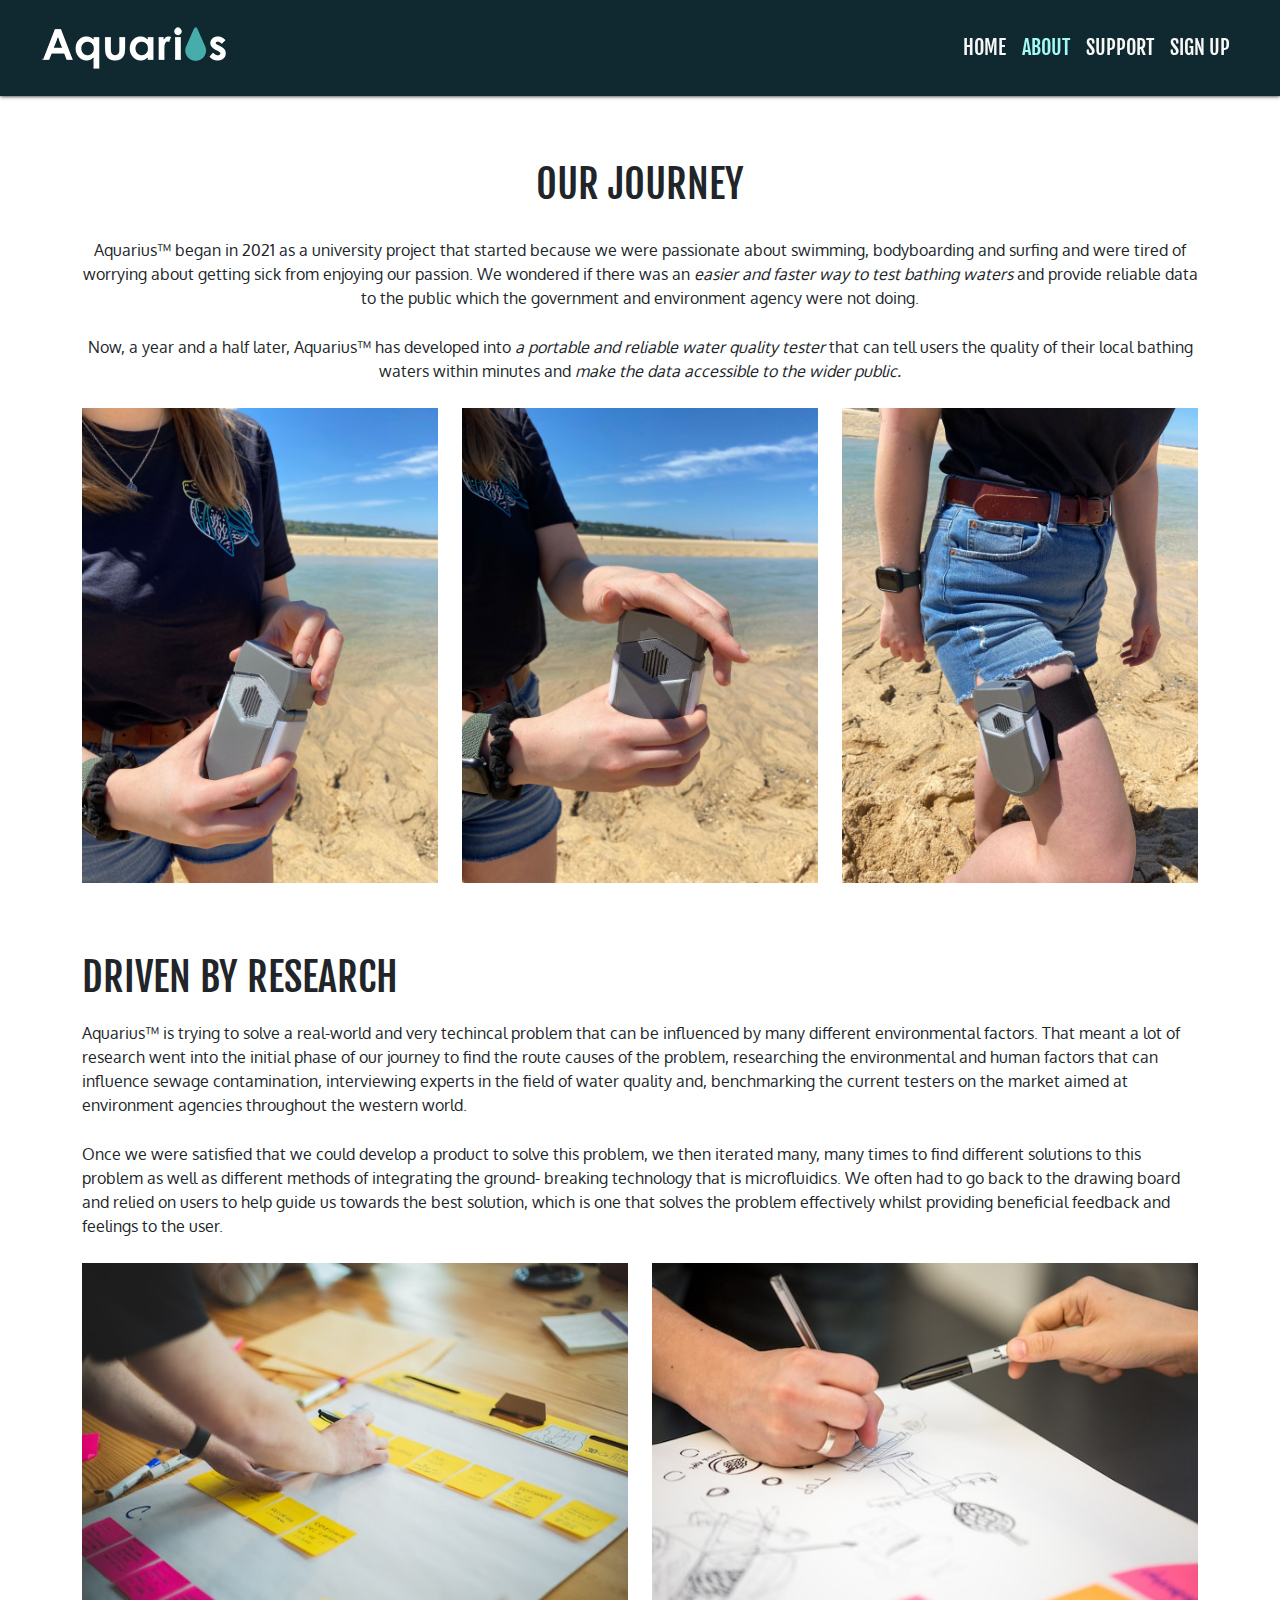
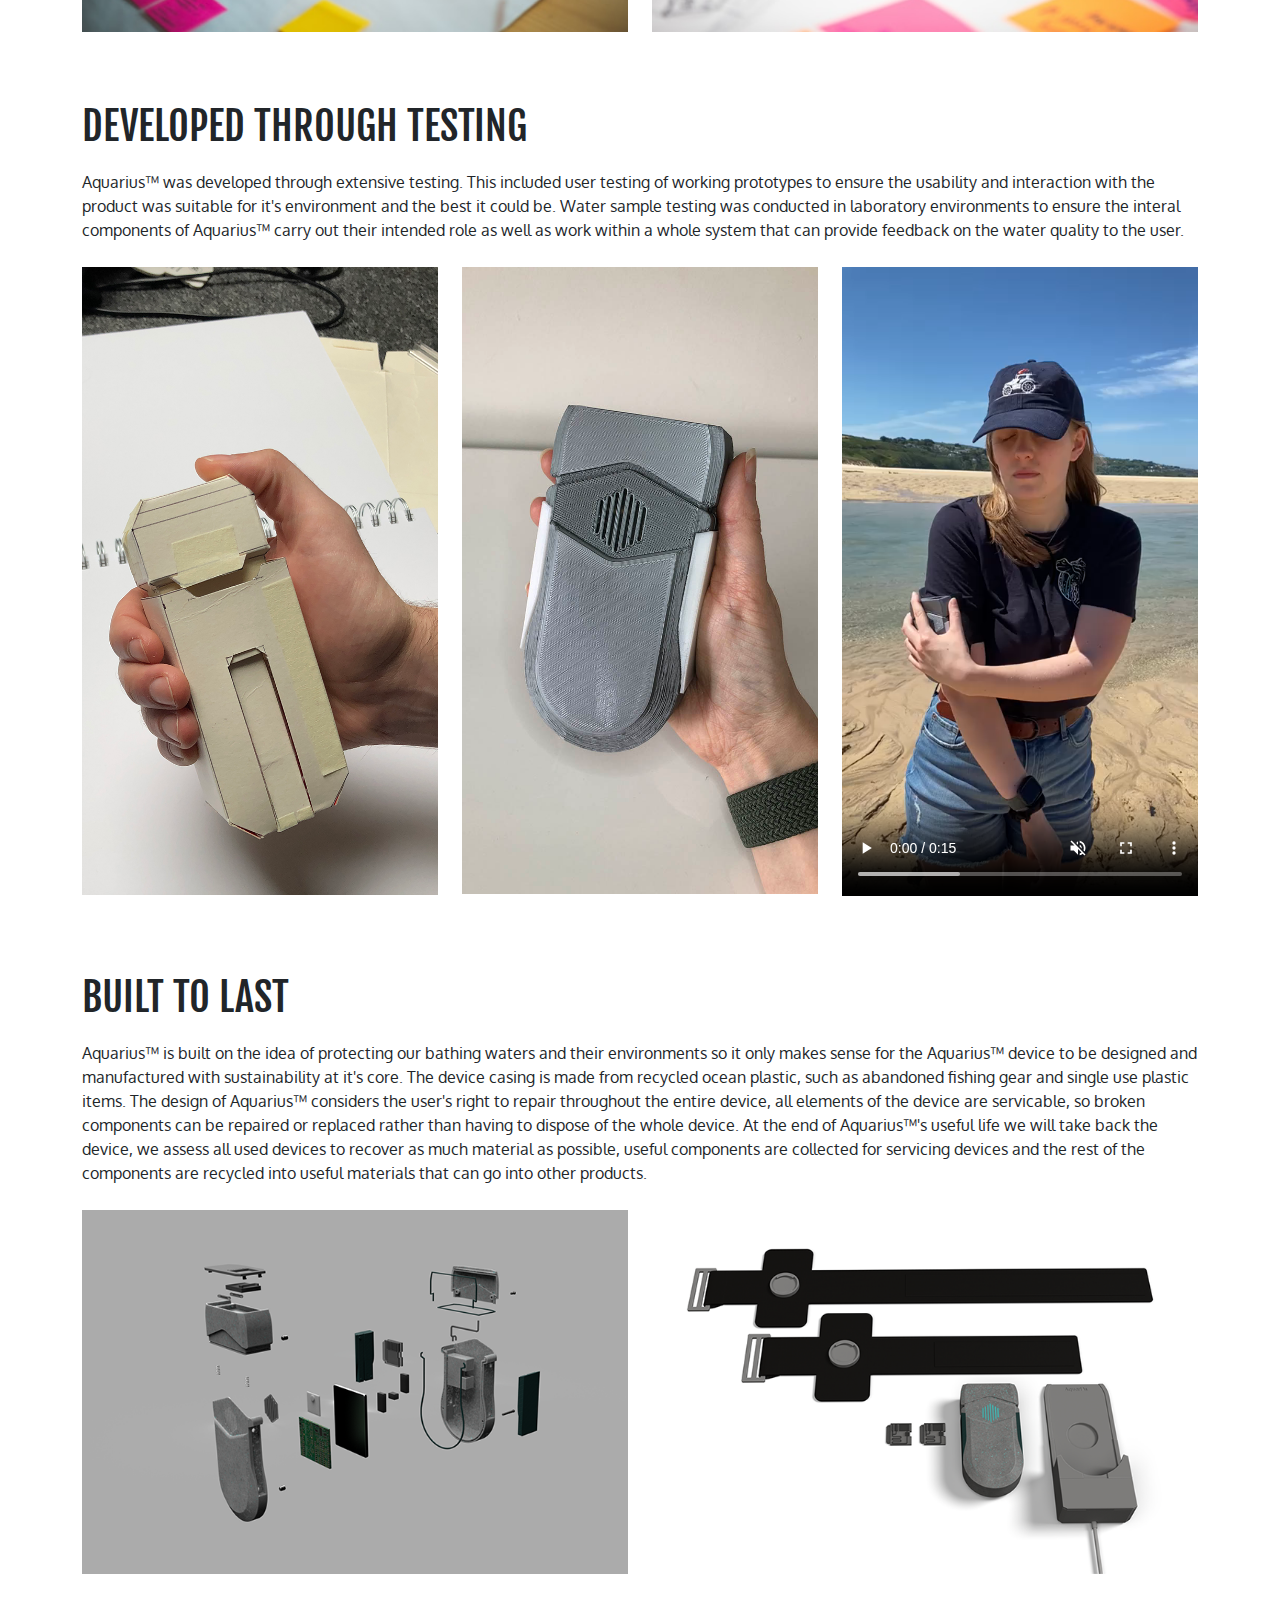
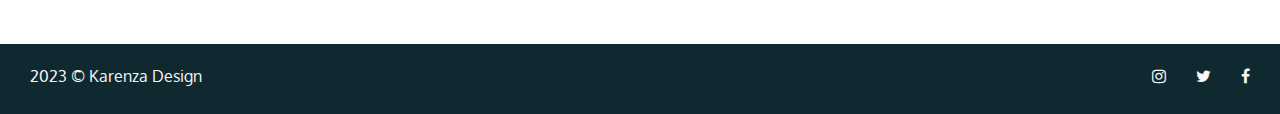
<file: about.html>
<!DOCTYPE html>
<html lang="en">
<head>
    <meta charset="UTF-8">
    <meta http-equiv="X-UA-Compatible" content="IE=edge">
    <meta name="viewport" content="width=device-width, initial-scale=1.0">
    <meta name="description" content="Aquarius began in 2021 as a university project, started because we were passionate about watersports and tired of worrying about getting sick from enjoying our passion.">
    <link rel="stylesheet" href="https://cdn.jsdelivr.net/npm/bootstrap@5.3.0-alpha1/dist/css/bootstrap.min.css">
    <link rel="stylesheet" href="https://cdnjs.cloudflare.com/ajax/libs/font-awesome/4.7.0/css/font-awesome.min.css">
    <link rel="stylesheet" href="assets/css/style.css" type="text/css">
    <script src="https://cdn.jsdelivr.net/npm/bootstrap@5.2.3/dist/js/bootstrap.min.js" integrity="sha384-cuYeSxntonz0PPNlHhBs68uyIAVpIIOZZ5JqeqvYYIcEL727kskC66kF92t6Xl2V" crossorigin="anonymous"></script>
    <title>Aquarius</title>
    <link rel="icon" type="image/png" href="assets/img/favicon.png">
</head>
<body>
    <section>
        <!-- navbar, following code sourced from: https://bootstrap-menu.com/detail-fixed-onscroll.html?fbclid=IwAR3Hoo45FodP7x-jv1Rt9Cl6LSx2J2AKoAXP1qmmECSU2XaOZ35r7C97e4A -->
        <nav id="navbar_top" class="navbar navbar-expand-md fixed-top navbar-subpage">
            <div class="container-fluid">
                <a class="navbar-brand" href="index.html">
                    <img class="logo" src="assets/img/logo_white.png" alt="Aquarius Logo">
                </a>
                <button class="navbar-toggler" type="button" data-bs-toggle="collapse" data-bs-target="#main-nav">
                    <span><i class="fa fa-bars"></i></span>
                </button>
                <div class="collapse navbar-collapse" id="main-nav">
                    <ul class="navbar-nav ms-auto">
                        <li class="nav-item"><a class="nav-link" href="index.html">HOME</a></li>
                        <li class="nav-item"><a class="nav-link active" href="about.html">ABOUT</a></li>
                        <li class="nav-item"><a class="nav-link" href="support.html">SUPPORT</a></li>
                        <li class="nav-item"><a class="nav-link" href="signup.html">SIGN UP</a></li>
                    </ul>
                </div>
            </div>
        </nav>
        <!-- end of externally sourced code -->
    </section>
    <div class="page-content">
        <!-- header -->
        <section>
            <div class="container">
                <div class="row our-journey">
                    <h1>Our Journey</h1>
                    <p>Aquarius™ began in 2021 as a university project that started because we were passionate about swimming,
                        bodyboarding and surfing and were tired of worrying about getting sick from enjoying our passion. We wondered
                        if there was an <i>easier and faster way to test bathing waters</i> and provide reliable data to the public which
                        the government and environment agency were not doing.</p>
                    <p>Now, a year and a half later, Aquarius™ has developed into <i>a portable and reliable water quality tester</i> that
                        can tell users the quality of their local bathing waters within minutes and <i>make the data accessible to the
                        wider public.</i></p>
                </div>
                <div class="row">
                    <div class="col-md-4 about-header">
                        <img class="img-width-100" src="assets/img/testing_1.jpg" alt="Testing Aquarius prototype at the beach">
                    </div>
                    <div class="col-md-4 about-header">
                        <img class="img-width-100" src="assets/img/testing_2.jpg" alt="Testing Aquarius prototype at the beach">
                    </div>
                    <div class="col-md-4 about-header">
                        <img class="img-width-100" src="assets/img/testing_3.jpg" alt="Testing Aquarius prototype leg strap">
                    </div>
                </div>
            </div>
        </section>
        <!-- page contents -->
        <section>
            <div class="container journey-text">
                <div class="row content-ext-25">
                    <h1>Driven by Research</h1>
                    <p>Aquarius™ is trying to solve a real-world and very techincal problem that can be influenced by many different
                        environmental factors. That meant a lot of research went into the initial phase of our journey to find the
                        route causes of the problem, researching the environmental and human factors that can influence
                        sewage contamination, interviewing experts in the field of water quality and, benchmarking the current
                        testers on the market aimed at environment agencies throughout the western world.</p>
                    <p>Once we were satisfied that we could develop a product to solve this problem, we then iterated many, many
                        times to find different solutions to this problem as well as different methods of integrating the ground-
                        breaking technology that is microfluidics. We often had to go back to the drawing board and relied on
                        users to help guide us towards the best solution, which is one that solves the problem effectively whilst
                        providing beneficial feedback and feelings to the user.</p>
                </div>
                <div class="row">
                    <div class="col-md-6">
                        <img class="img-width-100" src="assets/img/research.jpg" alt="Person arranging post-it notes on clipboard">
                    </div>
                    <div class="col-md-6 about-ext">
                        <img class="img-width-100 img-height-100" src="assets/img/research_1.jpg" alt="Person sketching whilst another points at sketch">
                    </div>
                </div>
                <div class="row journey-text">
                    <h1>Developed through Testing</h1>
                    <p>Aquarius™ was developed through extensive testing. This included user testing of working prototypes to ensure
                        the usability and interaction with the product was suitable for it's environment and the best it could be.
                        Water sample testing was conducted in laboratory environments to ensure the interal components of Aquarius™
                        carry out their intended role as well as work within a whole system that can provide feedback on the water
                        quality to the user.</p>
                </div>
                <div class="row">
                    <div class="col-md-4">
                        <div class="row">
                            <img src="assets/img/testing_4.png" alt="Card model being tested in hand">
                        </div>
                    </div>
                    <div class="col-md-4 about-ext">
                        <div class="row">
                            <img src="assets/img/testing_5.jpg" alt="3D printed model being tested in hand">
                        </div>
                    </div>
                    <div class="col-md-4 about-ext">
                        <video class="video" title="Testing Aquarius prototype at the beach" controls muted>
                            <source src="assets/img/testing_video.mp4" type="video/mp4">
                            Your browser does not support this video.
                        </video>
                    </div>
                </div>
                <div class="row journey-text">
                    <h1>Built to Last</h1>
                    <p>Aquarius™ is built on the idea of protecting our bathing waters and their environments so it only makes sense
                        for the Aquarius™ device to be designed and manufactured with sustainability at it's core. The device casing
                        is made from recycled ocean plastic, such as abandoned fishing gear and single use plastic items. The design
                        of Aquarius™ considers the user's right to repair throughout the entire device, all elements of the device are
                        servicable, so broken components can be repaired or replaced rather than having to dispose of the whole device.
                        At the end of Aquarius™'s useful life we will take back the device, we assess all used devices to recover as
                        much material as possible, useful components are collected for servicing devices and the rest of the components
                        are recycled into useful materials that can go into other products.</p>
                </div>
                <div class="row content-last">
                    <div class="col-md-6">
                        <img class="img-width-100" src="assets/img/exploded_view.png" alt="Internal components of Aquarius">
                    </div>
                    <div class="col-md-6 about-ext">
                        <img class="img-width-100" src="assets/img/components.png" alt="All parts of Aquarius">
                    </div>
                </div>
            </div>
        </section>
    </div>
    <!-- footer -->
    <footer>
        <div id="footer-details" class="row">
            <div class="col-sm-6">
                <p>2023 © Karenza Design</p>
            </div>
            <div class="col-sm-6">
                <ul class="social-links">
                    <li>
                        <a target="_blank" href="https://www.facebook.com/">
                            <i class="fa fa-facebook" aria-hidden="true"></i>
                            <span class="sr-only">Facebook</span>
                        </a>
                    </li>
                    <li>
                        <a target="_blank" href="https://twitter.com/">
                            <i class="fa fa-twitter" aria-hidden="true"></i>
                            <span class="sr-only">Twitter</span>
                        </a>
                    </li>
                    <li>
                        <a target="_blank" href="https://www.instagram.com/">
                            <i class="fa fa-instagram" aria-hidden="true"></i>
                            <span class="sr-only">Instagram</span>
                        </a>
                    </li>
                </ul>
            </div>
        </div>
    </footer>
</body>
</html>
</file>
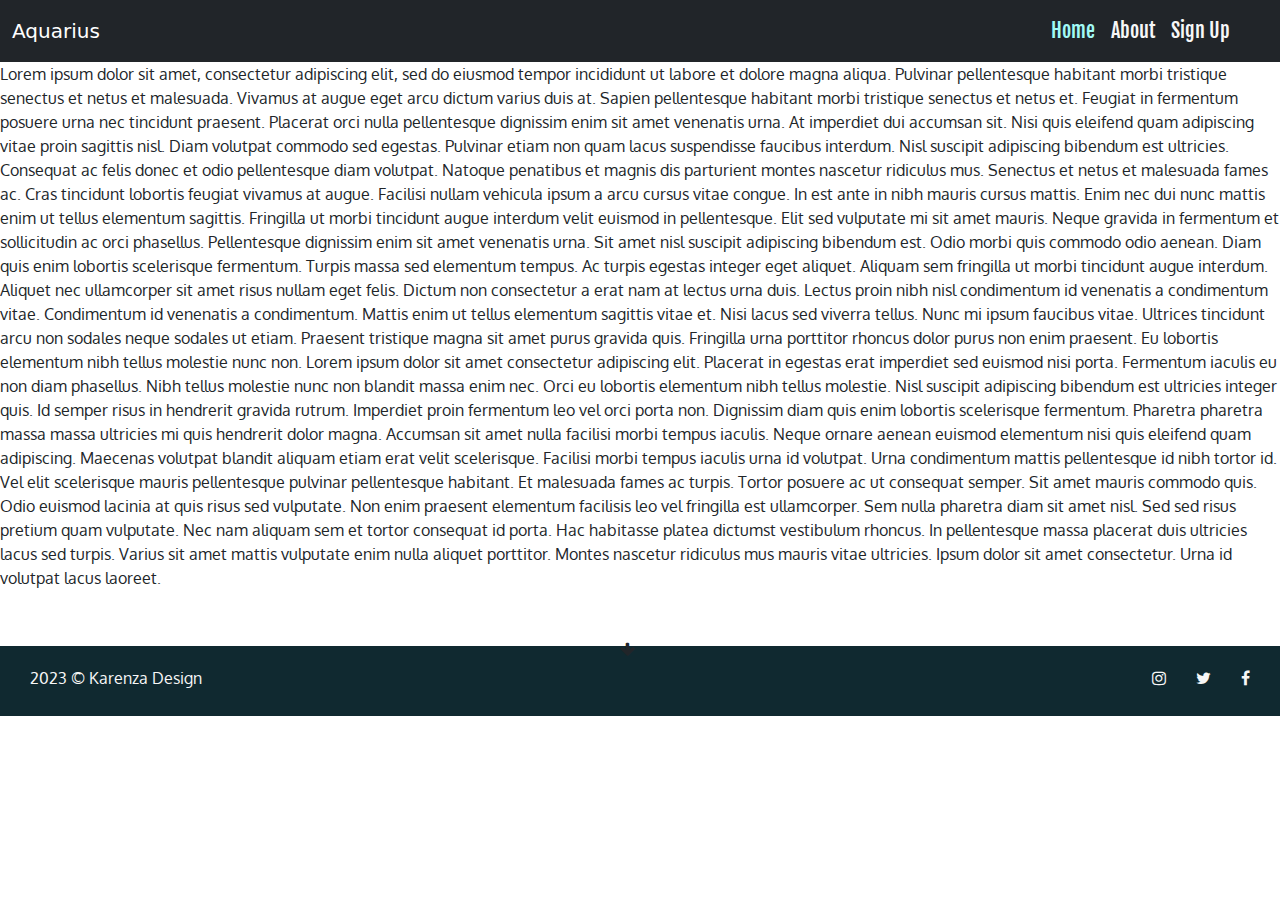
<file: nav_testing.html>
<!DOCTYPE html>
<html lang="en">
<head>
    <meta charset="UTF-8">
    <meta http-equiv="X-UA-Compatible" content="IE=edge">
    <meta name="viewport" content="width=device-width, initial-scale=1.0">
    <link rel="stylesheet" href="https://cdn.jsdelivr.net/npm/bootstrap@5.3.0-alpha1/dist/css/bootstrap.min.css"/>
    <!-- this was included in bootstrap link, not sure if it's needed: integrity="sha384-GLhlTQ8iRABdZLl6O3oVMWSktQOp6b7In1Zl3/Jr59b6EGGoI1aFkw7cmDA6j6gD" crossorigin="anonymous" -->
    
    <link rel="stylesheet" href="https://cdnjs.cloudflare.com/ajax/libs/font-awesome/4.7.0/css/font-awesome.min.css"/>
    <link rel="stylesheet" href="assets/css/style.css" type="text/css"/>
    <script src="https://cdn.jsdelivr.net/npm/bootstrap@5.2.3/dist/js/bootstrap.min.js" integrity="sha384-cuYeSxntonz0PPNlHhBs68uyIAVpIIOZZ5JqeqvYYIcEL727kskC66kF92t6Xl2V" crossorigin="anonymous"></script>
    <title>Aquarius</title>
    <!--cutting this out still somehow works--><script type="text/javascript">
        document.addEventListener("DOMContentLoaded", function(){
            
            window.addEventListener('scroll', function() {
               
                if (window.scrollY > 50) {
                    document.getElementById('navbar_top').classList.add('fixed-top');
                    // add padding top to show content behind navbar
                    navbar_height = document.querySelector('.navbar').offsetHeight;
                    document.body.style.paddingTop = navbar_height + 'px';
                } else {
                     document.getElementById('navbar_top').classList.remove('fixed-top');
                     // remove padding top from body
                    document.body.style.paddingTop = '0';
                } 
            });
        }); 
        // DOMContentLoaded  end
        // scroll is a bit jumpy with white background showing behind
    </script>
</head>
<body>
    <nav id="navbar_top" class="navbar navbar-expand-sm sticky-top bg-dark navbar-dark"> 
        <div class="container-fluid">
            <a class="navbar-brand" href="nav_testing.html">Aquarius</a>
            <button class="navbar-toggler" type="button" data-bs-toggle="collapse" data-bs-target="#main-nav"> <!--targets bit to expand-->
                <span class="navbar-toggler-icon"></span> <!--thick border doesn't disappear after menu toggled off again-->
            </button>
            <div class="collapse navbar-collapse" id="main-nav"> <!--bit that needs to expand-->
                <ul class="navbar-nav ms-auto">
                    <li class="nav-item"><a class="nav-link active" href="nav_testing.html">Home</a></li>
                    <li class="nav-item"><a class="nav-link" href="#">About</a></li>
                    <li class="nav-item"><a class="nav-link" href="#">Sign Up</a></li>
                </ul>
            </div>
        </div>
    </nav>
    <section>
        <p>Lorem ipsum dolor sit amet, consectetur adipiscing elit, sed do eiusmod tempor incididunt ut labore et dolore magna aliqua. Pulvinar pellentesque habitant morbi tristique senectus et netus et malesuada. Vivamus at augue eget arcu dictum varius duis at. Sapien pellentesque habitant morbi tristique senectus et netus et. Feugiat in fermentum posuere urna nec tincidunt praesent. Placerat orci nulla pellentesque dignissim enim sit amet venenatis urna. At imperdiet dui accumsan sit. Nisi quis eleifend quam adipiscing vitae proin sagittis nisl. Diam volutpat commodo sed egestas. Pulvinar etiam non quam lacus suspendisse faucibus interdum. Nisl suscipit adipiscing bibendum est ultricies. Consequat ac felis donec et odio pellentesque diam volutpat. Natoque penatibus et magnis dis parturient montes nascetur ridiculus mus. Senectus et netus et malesuada fames ac. Cras tincidunt lobortis feugiat vivamus at augue. Facilisi nullam vehicula ipsum a arcu cursus vitae congue. In est ante in nibh mauris cursus mattis. Enim nec dui nunc mattis enim ut tellus elementum sagittis.

            Fringilla ut morbi tincidunt augue interdum velit euismod in pellentesque. Elit sed vulputate mi sit amet mauris. Neque gravida in fermentum et sollicitudin ac orci phasellus. Pellentesque dignissim enim sit amet venenatis urna. Sit amet nisl suscipit adipiscing bibendum est. Odio morbi quis commodo odio aenean. Diam quis enim lobortis scelerisque fermentum. Turpis massa sed elementum tempus. Ac turpis egestas integer eget aliquet. Aliquam sem fringilla ut morbi tincidunt augue interdum.
            
            Aliquet nec ullamcorper sit amet risus nullam eget felis. Dictum non consectetur a erat nam at lectus urna duis. Lectus proin nibh nisl condimentum id venenatis a condimentum vitae. Condimentum id venenatis a condimentum. Mattis enim ut tellus elementum sagittis vitae et. Nisi lacus sed viverra tellus. Nunc mi ipsum faucibus vitae. Ultrices tincidunt arcu non sodales neque sodales ut etiam. Praesent tristique magna sit amet purus gravida quis. Fringilla urna porttitor rhoncus dolor purus non enim praesent. Eu lobortis elementum nibh tellus molestie nunc non. Lorem ipsum dolor sit amet consectetur adipiscing elit. Placerat in egestas erat imperdiet sed euismod nisi porta.
            
            Fermentum iaculis eu non diam phasellus. Nibh tellus molestie nunc non blandit massa enim nec. Orci eu lobortis elementum nibh tellus molestie. Nisl suscipit adipiscing bibendum est ultricies integer quis. Id semper risus in hendrerit gravida rutrum. Imperdiet proin fermentum leo vel orci porta non. Dignissim diam quis enim lobortis scelerisque fermentum. Pharetra pharetra massa massa ultricies mi quis hendrerit dolor magna. Accumsan sit amet nulla facilisi morbi tempus iaculis. Neque ornare aenean euismod elementum nisi quis eleifend quam adipiscing. Maecenas volutpat blandit aliquam etiam erat velit scelerisque.
            
            Facilisi morbi tempus iaculis urna id volutpat. Urna condimentum mattis pellentesque id nibh tortor id. Vel elit scelerisque mauris pellentesque pulvinar pellentesque habitant. Et malesuada fames ac turpis. Tortor posuere ac ut consequat semper. Sit amet mauris commodo quis. Odio euismod lacinia at quis risus sed vulputate. Non enim praesent elementum facilisis leo vel fringilla est ullamcorper. Sem nulla pharetra diam sit amet nisl. Sed sed risus pretium quam vulputate. Nec nam aliquam sem et tortor consequat id porta. Hac habitasse platea dictumst vestibulum rhoncus. In pellentesque massa placerat duis ultricies lacus sed turpis. Varius sit amet mattis vulputate enim nulla aliquet porttitor. Montes nascetur ridiculus mus mauris vitae ultricies. Ipsum dolor sit amet consectetur. Urna id volutpat lacus laoreet.</p>
        <!--hero image-->
    </section>
    <section>
        <div class="arrow bounce">
            <i class="fa fa-arrow-down"></i>
        </div>
        <!--intro to Aquarius-->
    </section>
    <section>
        <!--problem-->
    </section>
    <section>
        <!--solution-->
    </section>
    <footer>
        <div id="footer-details" class="row">
            <div class="col-sm-6">
                <p>2023 © Karenza Design</p>
            </div>
            <div class="col-sm-6">
                <ul class="social-links">
                    <li>
                        <a target="_blank" href="#">
                            <i class="fa fa-facebook" aria-hidden="true"></i>
                            <span class="sr-only">Facebook</span>
                        </a>
                    </li>
                    <li>
                        <a target="_blank" href="#">
                            <i class="fa fa-twitter" aria-hidden="true"></i>
                            <span class="sr-only">Twitter</span>
                        </a>
                    </li>
                    <li>
                        <a target="_blank" href="#">
                            <i class="fa fa-instagram" aria-hidden="true"></i>
                            <span class="sr-only">Instagram</span>
                        </a>
                    </li>
                </ul>
            </div>
        </div>
    </footer>
</body>
</html>
</file>
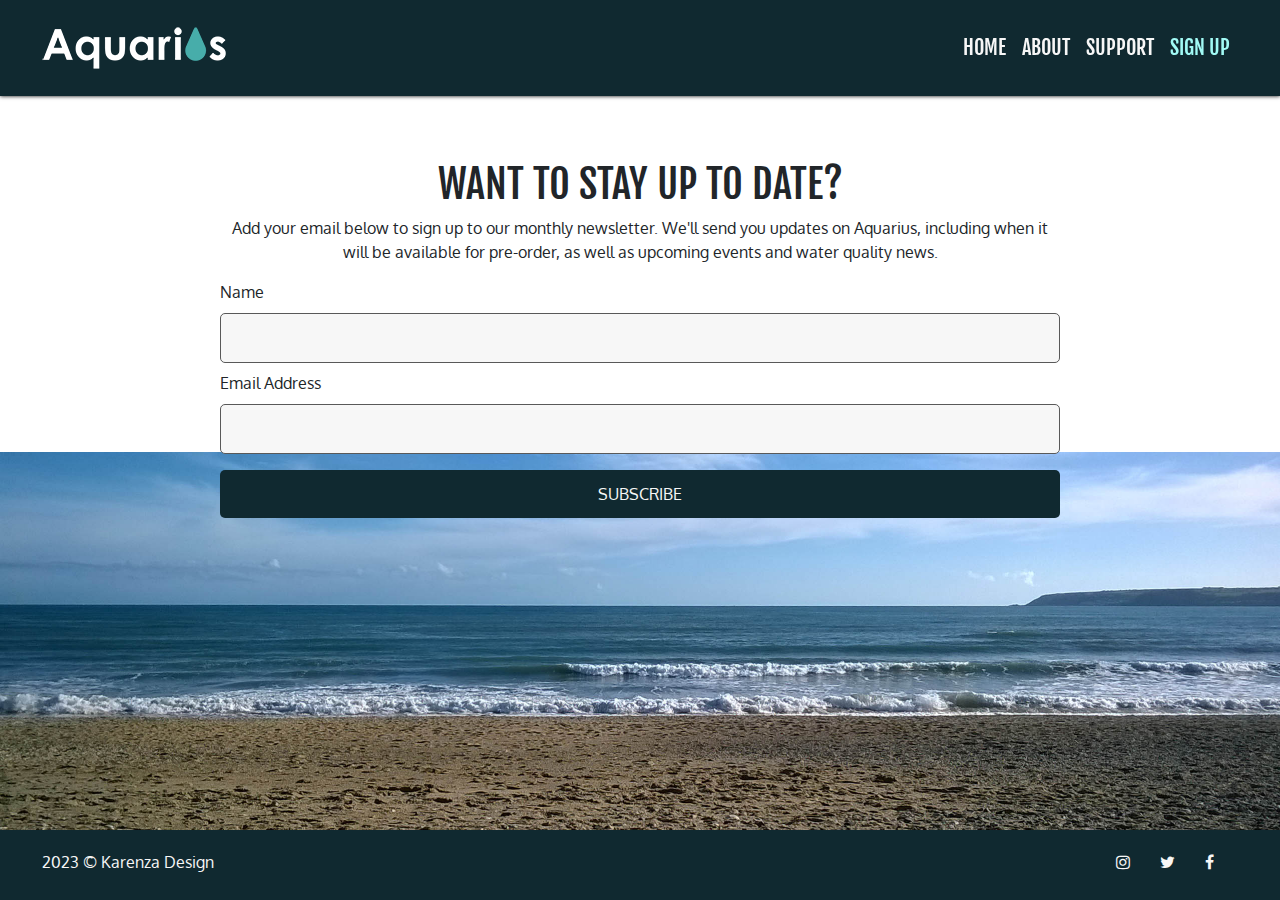
<file: signup.html>
<!DOCTYPE html>
<html lang="en">
<head>
    <meta charset="UTF-8">
    <meta http-equiv="X-UA-Compatible" content="IE=edge">
    <meta name="viewport" content="width=device-width, initial-scale=1.0">
    <meta name="description" content="Add you email here to sign up to our monthly newsletter. We'll send you updates on Aquarius as well as upcoming events and water quality news.">
    <link rel="stylesheet" href="https://cdn.jsdelivr.net/npm/bootstrap@5.3.0-alpha1/dist/css/bootstrap.min.css">
    <link rel="stylesheet" href="https://cdnjs.cloudflare.com/ajax/libs/font-awesome/4.7.0/css/font-awesome.min.css">
    <link rel="stylesheet" href="assets/css/style.css" type="text/css">
    <script src="https://cdn.jsdelivr.net/npm/bootstrap@5.2.3/dist/js/bootstrap.min.js" integrity="sha384-cuYeSxntonz0PPNlHhBs68uyIAVpIIOZZ5JqeqvYYIcEL727kskC66kF92t6Xl2V" crossorigin="anonymous"></script>
    <title>Aquarius</title>
    <link rel="icon" type="image/png" href="assets/img/favicon.png">
</head>
<body>
    <section>
        <!-- navbar, following code sourced from: https://bootstrap-menu.com/detail-fixed-onscroll.html?fbclid=IwAR3Hoo45FodP7x-jv1Rt9Cl6LSx2J2AKoAXP1qmmECSU2XaOZ35r7C97e4A -->
        <nav id="navbar_top" class="navbar navbar-expand-md fixed-top navbar-subpage">
            <div class="container-fluid">
                <a class="navbar-brand" href="index.html">
                    <img class="logo" src="assets/img/logo_white.png" alt="Aquarius Logo">
                </a>
                <button class="navbar-toggler" type="button" data-bs-toggle="collapse" data-bs-target="#main-nav">
                    <span><i class="fa fa-bars"></i></span>
                </button>
                <div class="collapse navbar-collapse" id="main-nav">
                    <ul class="navbar-nav ms-auto">
                        <li class="nav-item"><a class="nav-link" href="index.html">HOME</a></li>
                        <li class="nav-item"><a class="nav-link" href="about.html">ABOUT</a></li>
                        <li class="nav-item"><a class="nav-link" href="support.html">SUPPORT</a></li>
                        <li class="nav-item"><a class="nav-link active" href="signup.html">SIGN UP</a></li>
                    </ul>
                </div>
            </div>
        </nav>
        <!-- end of externally sourced code -->
    </section>
    <div class="page-content">
        <!-- subscribe form -->
        <section class="form-section">
            <div class="form-container">
                <form class="subscribe-form content-ext-60" action="thank_you.html">
                    <h1>Want to stay up to date?</h1>
                    <p>Add your email below to sign up to our monthly newsletter. We'll send you updates on Aquarius, including when
                        it will be available for pre-order, as well as upcoming events and water quality news.</p>
                    <label for="name">Name</label>
                    <input id="name" class="text-input" type="text" name="name" required>
                    <label for="email">Email Address</label>
                    <input id="email" class="text-input" type="email" name="email" required>
                    <input type="submit" class="submit-button" value="Subscribe">
                </form>
            </div>
        </section>
    </div>
    <!-- footer & image -->
    <div class="signup-footer">
        <section>
            <img class="img-width-100 signup-img" src="assets/img/signup.jpg" alt="A beach">
        </section>
        <footer>
            <div id="footer-details" class="row container-fluid">
                <div class="col-sm-6">
                    <p>2023 © Karenza Design</p>
                </div>
                <div class="col-sm-6">
                    <ul class="social-links">
                        <li>
                            <a target="_blank" href="https://www.facebook.com/">
                                <i class="fa fa-facebook" aria-hidden="true"></i>
                                <span class="sr-only">Facebook</span>
                            </a>
                        </li>
                        <li>
                            <a target="_blank" href="https://twitter.com/">
                                <i class="fa fa-twitter" aria-hidden="true"></i>
                                <span class="sr-only">Twitter</span>
                            </a>
                        </li>
                        <li>
                            <a target="_blank" href="https://www.instagram.com/">
                                <i class="fa fa-instagram" aria-hidden="true"></i>
                                <span class="sr-only">Instagram</span>
                            </a>
                        </li>
                    </ul>
                </div>
            </div>
        </footer>
    </div>
</body>
</html>
</file>
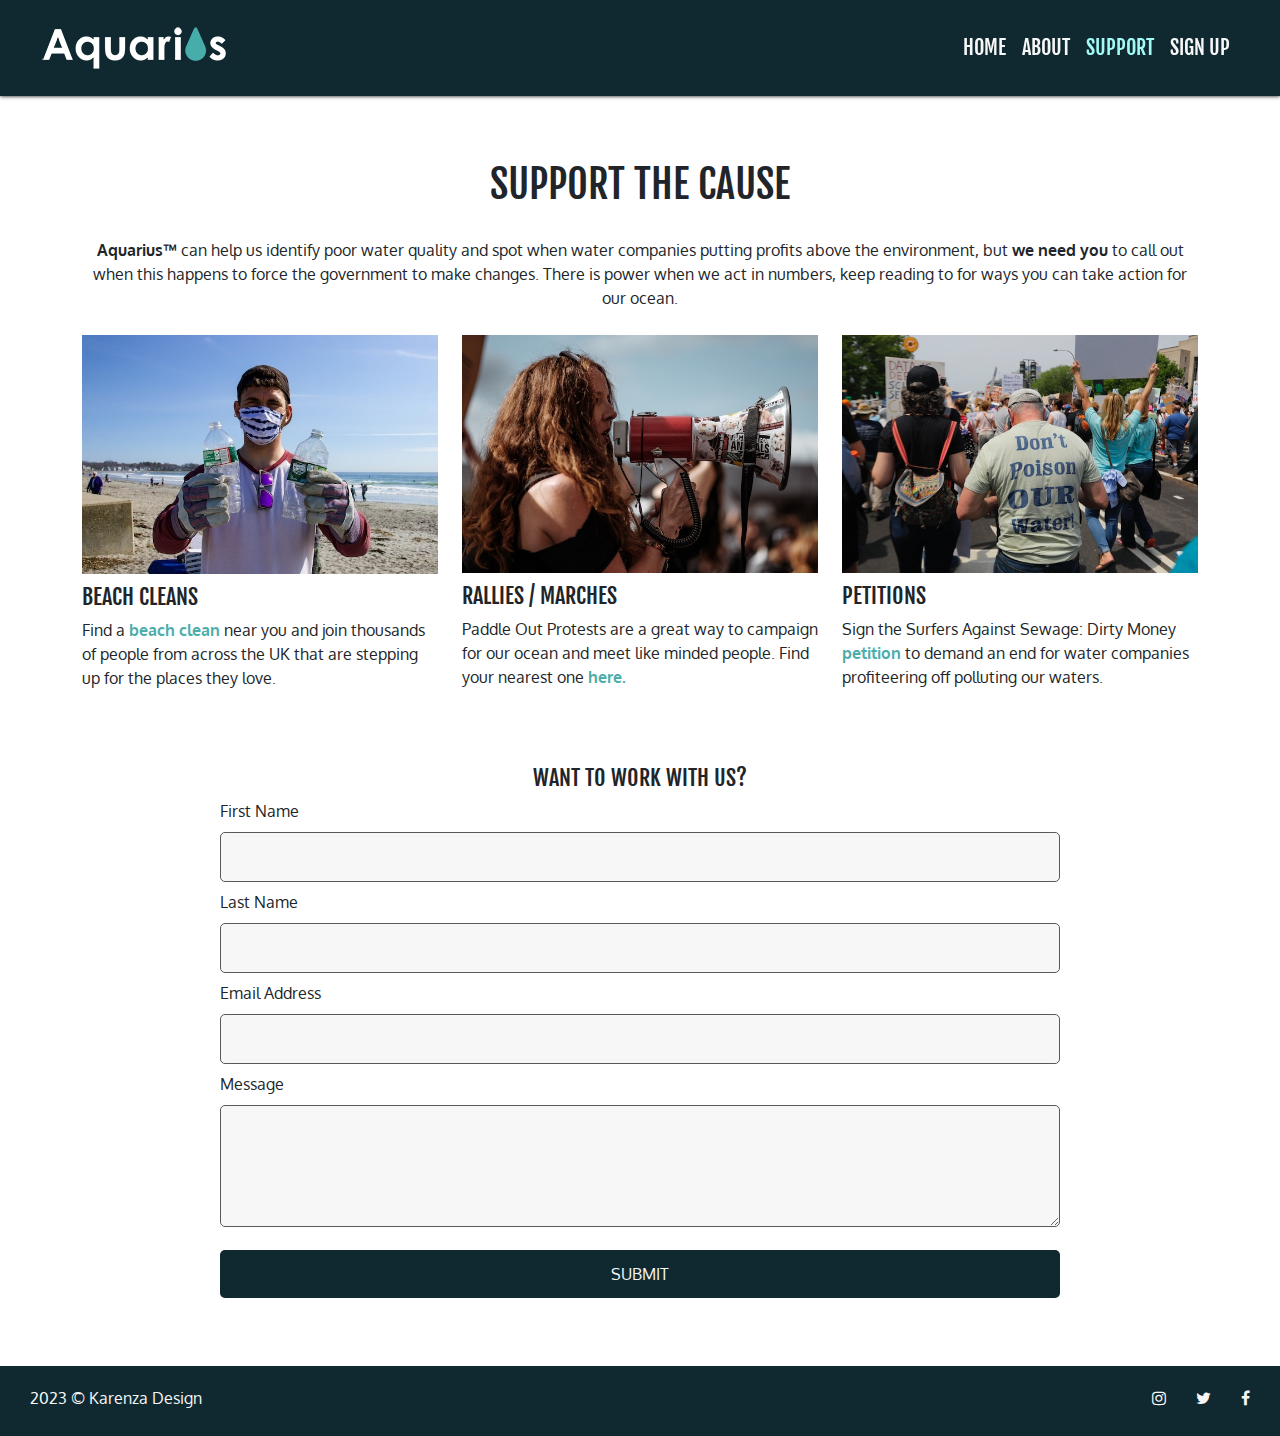
<file: support.html>
<!DOCTYPE html>
<html lang="en">
<head>
    <meta charset="UTF-8">
    <meta http-equiv="X-UA-Compatible" content="IE=edge">
    <meta name="viewport" content="width=device-width, initial-scale=1.0">
    <meta name="description" content="We need you to help call out water companies on their actions and force the government to make changes, click above to see how you can help.">
    <link rel="stylesheet" href="https://cdn.jsdelivr.net/npm/bootstrap@5.3.0-alpha1/dist/css/bootstrap.min.css">
    <link rel="stylesheet" href="https://cdnjs.cloudflare.com/ajax/libs/font-awesome/4.7.0/css/font-awesome.min.css">
    <link rel="stylesheet" href="assets/css/style.css" type="text/css">
    <script src="https://cdn.jsdelivr.net/npm/bootstrap@5.2.3/dist/js/bootstrap.min.js" integrity="sha384-cuYeSxntonz0PPNlHhBs68uyIAVpIIOZZ5JqeqvYYIcEL727kskC66kF92t6Xl2V" crossorigin="anonymous"></script>
    <title>Aquarius</title>
    <link rel="icon" type="image/png" href="assets/img/favicon.png">
</head>
<body>
    <section>
        <!-- navbar, following code sourced from: https://bootstrap-menu.com/detail-fixed-onscroll.html?fbclid=IwAR3Hoo45FodP7x-jv1Rt9Cl6LSx2J2AKoAXP1qmmECSU2XaOZ35r7C97e4A -->
        <nav id="navbar_top" class="navbar navbar-expand-md fixed-top navbar-subpage">
            <div class="container-fluid">
                <a class="navbar-brand" href="index.html">
                    <img class="logo" src="assets/img/logo_white.png" alt="Aquarius Logo">
                </a>
                <button class="navbar-toggler" type="button" data-bs-toggle="collapse" data-bs-target="#main-nav">
                    <span><i class="fa fa-bars"></i></span>
                </button>
                <div class="collapse navbar-collapse" id="main-nav">
                    <ul class="navbar-nav ms-auto">
                        <li class="nav-item"><a class="nav-link" href="index.html">HOME</a></li>
                        <li class="nav-item"><a class="nav-link" href="about.html">ABOUT</a></li>
                        <li class="nav-item"><a class="nav-link active" href="support.html">SUPPORT</a></li>
                        <li class="nav-item"><a class="nav-link" href="signup.html">SIGN UP</a></li>
                    </ul>
                </div>
            </div>
        </nav>
        <!-- end of externally sourced code -->
    </section>
    <div class="page-content">
        <!-- page contents -->
        <section>
            <div class="container support">
                <div class="row">
                    <h1>Support the Cause</h1>
                    <p><b>Aquarius™</b> can help us identify poor water quality and spot when water companies putting profits above
                        the environment, but <b>we need you</b> to call out when this happens to force the government to make
                        changes. There is power when we act in numbers, keep reading to for ways you can take action for our ocean.</p>
                </div>
                <div class="row support-items">
                    <div class="col-md-4">
                        <img class="img-width-100 content-ext-10" src="assets/img/beach_clean.jpg" alt="Man at a beach clean">
                        <h2>Beach Cleans</h2>
                        <p>Find a <a href="https://www.sas.org.uk/plastic-pollution/million-mile-clean/find-a-clean-near-you/" target="_blank">beach clean</a>
                            near you and join thousands of people from across the UK that are stepping up for the places they love.</p>
                    </div>
                    <div class="col-md-4">
                        <img class="img-width-100 content-ext-10" src="assets/img/protest.jpg" alt="Woman holding megaphone">
                        <h2>Rallies / Marches</h2>
                        <p>Paddle Out Protests are a great way to campaign for our ocean and meet like minded people. Find your
                            nearest one <a href="https://www.sas.org.uk/water-quality/paddle-out-protest-2023/" target="_blank">here.</a></p>
                    </div>
                    <div class="col-md-4">
                        <img class="img-width-100 content-ext-10" src="assets/img/petition.jpg" alt="Protesters rallying in street">
                        <h2>Petitions</h2>
                        <p>Sign the Surfers Against Sewage: Dirty Money <a href="https://www.sas.org.uk/water-quality/dirty-money/" target="_blank">petition</a>
                            to demand an end for water companies profiteering off polluting our waters.
                        </p>
                    </div>
                </div>
            </div>
        </section>
        <!-- collaboration form -->
        <section class="form-section">
            <div class="form-container">
                <form class="collab-form content-ext-60" action="thank_you.html">
                    <h2>Want to work with us?</h2>
                    <label for="fname">First Name</label>
                    <input id="fname" class="text-input" type="text" name="first_name" required>
                    <label for="lname">Last Name</label>
                    <input id="lname" class="text-input" type="text" name="last_name" required>
                    <label for="email">Email Address</label>
                    <input id="email" class="text-input" type="email" name="email" required>
                    <label for="message">Message</label>
                    <textarea id="message" class="text-input" name="message" rows="4" cols="50" required></textarea>
                    <input type="submit" class="submit-button" value="Submit">
                </form>
            </div>
        </section>
    </div>
    <!-- footer -->
    <footer>
        <div id="footer-details" class="row">
            <div class="col-sm-6">
                <p>2023 © Karenza Design</p>
            </div>
            <div class="col-sm-6">
                <ul class="social-links">
                    <li>
                        <a target="_blank" href="https://www.facebook.com/">
                            <i class="fa fa-facebook" aria-hidden="true"></i>
                            <span class="sr-only">Facebook</span>
                        </a>
                    </li>
                    <li>
                        <a target="_blank" href="https://twitter.com/">
                            <i class="fa fa-twitter" aria-hidden="true"></i>
                            <span class="sr-only">Twitter</span>
                        </a>
                    </li>
                    <li>
                        <a target="_blank" href="https://www.instagram.com/">
                            <i class="fa fa-instagram" aria-hidden="true"></i>
                            <span class="sr-only">Instagram</span>
                        </a>
                    </li>
                </ul>
            </div>
        </div>
    </footer>
</body>
</html>
</file>
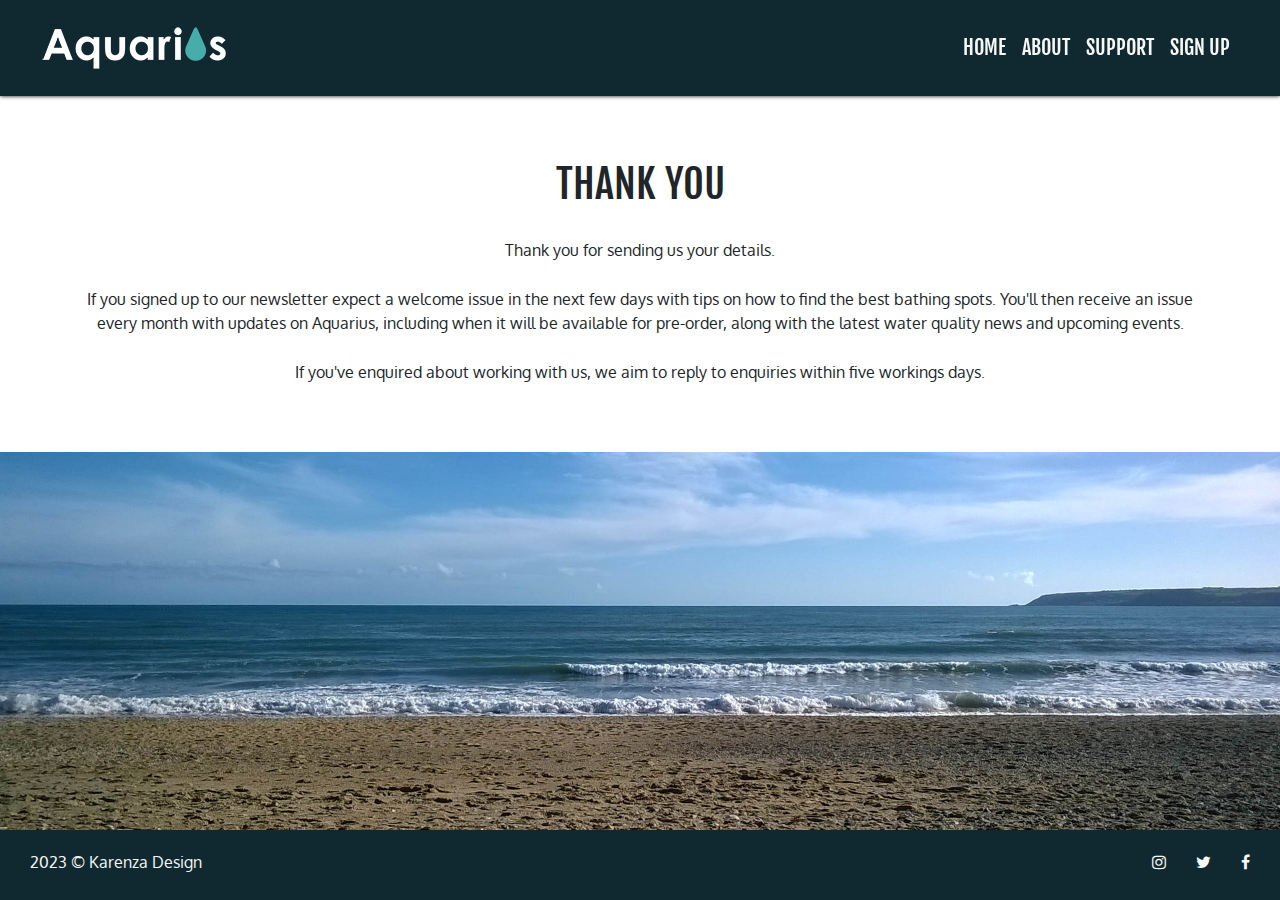
<file: thank_you.html>
<!DOCTYPE html>
<html lang="en">
<head>
    <meta charset="UTF-8">
    <meta http-equiv="X-UA-Compatible" content="IE=edge">
    <meta name="viewport" content="width=device-width, initial-scale=1.0">
    <link rel="stylesheet" href="https://cdn.jsdelivr.net/npm/bootstrap@5.3.0-alpha1/dist/css/bootstrap.min.css">
    <link rel="stylesheet" href="https://cdnjs.cloudflare.com/ajax/libs/font-awesome/4.7.0/css/font-awesome.min.css">
    <link rel="stylesheet" href="assets/css/style.css" type="text/css">
    <script src="https://cdn.jsdelivr.net/npm/bootstrap@5.2.3/dist/js/bootstrap.min.js" integrity="sha384-cuYeSxntonz0PPNlHhBs68uyIAVpIIOZZ5JqeqvYYIcEL727kskC66kF92t6Xl2V" crossorigin="anonymous"></script>
    <title>Aquarius</title>
    <link rel="icon" type="image/png" href="assets/img/favicon.png">
</head>
<body>
    <section>
        <!-- navbar, following code sourced from: https://bootstrap-menu.com/detail-fixed-onscroll.html?fbclid=IwAR3Hoo45FodP7x-jv1Rt9Cl6LSx2J2AKoAXP1qmmECSU2XaOZ35r7C97e4A -->
        <nav id="navbar_top" class="navbar navbar-expand-md fixed-top navbar-subpage">
            <div class="container-fluid">
                <a class="navbar-brand" href="index.html">
                    <img class="logo" src="assets/img/logo_white.png" alt="Aquarius Logo">
                </a>
                <button class="navbar-toggler" type="button" data-bs-toggle="collapse" data-bs-target="#main-nav">
                    <span><i class="fa fa-bars"></i></span>
                </button>
                <div class="collapse navbar-collapse" id="main-nav">
                    <ul class="navbar-nav ms-auto">
                        <li class="nav-item"><a class="nav-link" href="index.html">HOME</a></li>
                        <li class="nav-item"><a class="nav-link" href="about.html">ABOUT</a></li>
                        <li class="nav-item"><a class="nav-link" href="support.html">SUPPORT</a></li>
                        <li class="nav-item"><a class="nav-link" href="signup.html">SIGN UP</a></li>
                    </ul>
                </div>
            </div>
        </nav>
        <!-- end of externally sourced code -->
    </section>
    <div class="page-content">
        <!-- page contents -->
        <section>
            <div class="container">
                <div class="row thank-you content-ext-60">
                    <h1>Thank You</h1>
                    <p>Thank you for sending us your details.</p>
                    <p>If you signed up to our newsletter expect a welcome issue in the next few days with tips on how to find the
                        best bathing spots. You'll then receive an issue every month with updates on Aquarius, including when it
                        will be available for pre-order, along with the latest water quality news and upcoming events.</p>
                    <p>If you've enquired about working with us, we aim to reply to enquiries within five workings days.</p>
                </div>
            </div>
        </section>
    </div>
    <!-- footer & image -->
    <div class="signup-footer">
        <section>
            <img class="img-width-100" src="assets/img/signup.jpg" alt="A beach">
        </section>
        <footer>
            <div id="footer-details" class="row">
                <div class="col-sm-6">
                    <p>2023 © Karenza Design</p>
                </div>
                <div class="col-sm-6">
                    <ul class="social-links">
                        <li>
                            <a target="_blank" href="https://www.facebook.com/">
                                <i class="fa fa-facebook" aria-hidden="true"></i>
                                <span class="sr-only">Facebook</span>
                            </a>
                        </li>
                        <li>
                            <a target="_blank" href="https://twitter.com/">
                                <i class="fa fa-twitter" aria-hidden="true"></i>
                                <span class="sr-only">Twitter</span>
                            </a>
                        </li>
                        <li>
                            <a target="_blank" href="https://www.instagram.com/">
                                <i class="fa fa-instagram" aria-hidden="true"></i>
                                <span class="sr-only">Instagram</span>
                            </a>
                        </li>
                    </ul>
                </div>
            </div>
        </footer>
    </div>
</body>
</html>
</file>
<file: assets/css/style.css>
@import url('https://fonts.googleapis.com/css2?family=Fjalla+One&display=swap');
@import url('https://fonts.googleapis.com/css2?family=Oxygen:wght@300;400;700&display=swap');

/*------------------------------------------------------ navbar */

.logo {
    height: 50px;
    padding-left: 30px;
    margin-top: 10px;
    margin-bottom: 10px;
}

#main-nav {
    padding-right: 30px;
}

#main-nav .active {
    color: #A1FAF5;
}

.navbar {
    background-color: transparent;
}

.nav-link {
    font-family: 'Fjalla One', sans-serif;
    font-size: 20px;
    color: #F7F7F7;
    padding-left: 25px;
}

.nav-link:hover {
    color: #A1FAF5;
}

.navbar-toggler {
    border: none;
    color: #F7F7F7;
}

.navbar-toggler:hover {
    color: #A1FAF5;
}

.navbar-toggler:focus {
    box-shadow: none;
}

.solid {
    background-color: #102930;
    transition: background-color 0.5s ease 0s;
    box-shadow: 0 0 4px black;
}

.navbar-subpage {
    background-color: #102930;
    box-shadow: 0 0 4px black;
}

/*------------------------------------------------------ hero shot */

.hero-container {
    width: 100%;
}

.hero-img {
    background-image: url("../img/hero_shot.png");
    background-position: center 80%;
    background-repeat: no-repeat;
    background-size: cover;
    height: 100vh;
}

.cover-text {
    color: #F7F7F7;
    top: 120px;
    left: 40px;
    position: absolute;
}

.cover-text h1, .cover-text-2 h2 {
    font-family: 'Fjalla One', sans-serif;
    text-transform: uppercase;
}

.cover-text p {
    width: 35vw;
    font-family: Oxygen, sans-serif;
    font-size: 18px;
}

.cover-text-2 {
    color: #F7F7F7;
    bottom: 80px;
    right: 40px;
    position: absolute;
    text-align: right;
}

.cover-text-2 p {
    font-family: Oxygen, sans-serif;
    font-size: 18px;
    width: 80vw;
}

/*------------------------------------------------------ animated arrow */

/* following code sourced from: https://dzone.com/articles/css-bouncing-arrow */
.arrow {
    position: relative;
    bottom: -2rem;
    left: 50%;
    margin-left: -20px;
    width: 40px;
    height: 40px;
}

.bounce {
    animation: bounce 2.5s infinite;
}

@keyframes bounce {
    0%, 20%, 50%, 80%, 100% {
        transform: translateY(0);
    }
    40% {
        transform: translateY(-25px);
    }
    60% {
        transform: translateY(-15px);
    }
}
/* end of externally sourced code */

.fa-chevron-down {
    color: #F7F7F7;
}

.hero-container .arrow {
    position: absolute;
    bottom: 15px;
    left: 50%;
}

/*------------------------------------------------------ page contents */

p, li {
    font-family: Oxygen, sans-serif;
}

.page-content {
    padding-top: 10em;
}

.problem, .solution, .journey-text {
    margin-top: 70px;
}

.img-width-100 {
    width: 100%;
}

.img-height-100 {
    height: 100%;
}

.content-ext-10 {
    margin-bottom: 10px;
}

.content-ext-25 {
    margin-top: 25px;
}

.content-ext-60 {
    margin-bottom: 60px;
}

.content-last {
    margin-bottom: 70px;
}

.intro h1, .problem h1, .our-journey h1, .support h1, .thank-you h1 {
    text-align: center;
    font-family: 'Fjalla One', sans-serif;
    text-transform: uppercase;
    margin-bottom: 30px;
}

.intro p, .problem p, .our-journey p, .support p, .thank-you p {
    text-align: center;
    margin-bottom: 25px;
}

.problem h1, .solution h1 {
    font-family: 'Fjalla One', sans-serif;
    text-transform: uppercase;
    margin-bottom: 20px;
}

h2 {
    font-family: 'Fjalla One', sans-serif;
    font-size: 22px;
    text-transform: uppercase;
}

/*------------------------------------------------------ home page specific */

.index-content {
    padding-top: 3em;
}

.solution ul {
    margin-bottom: 10px;
}

.tech {
    margin-bottom: 10px;
}

/*------------------------------------------------------ about page specific */

.journey-text h1 {
    font-family: 'Fjalla One', sans-serif;
    text-transform: uppercase;
    margin-bottom: 20px;
}

.journey-text p {
    margin-bottom: 25px;
}

.video {
    width: 100%;
}

/*------------------------------------------------------ support page specific */

.support-items p {
    text-align: left;
}

.support-items a {
    color: #4CADAA;
    text-decoration: none;
    font-weight: 700;
}

/*------------------------------------------------------ subscribe page specific */

.signup-img {
    position: relative;
}

/*------------------------------------------------------ forms */

.subscribe-form, .collab-form {
    max-width: 70%;
    margin-left: 15%;
    position: relative;
    z-index: 1;
}

.subscribe-form h1, .collab-form h2, .submit-button {
    text-align: center;
    font-family: 'Fjalla One', sans-serif;
    text-transform: uppercase;
}

.subscribe-form label, .subscribe-form input, .collab-form label, .collab-form input {
    font-family: Oxygen, sans-serif;
}

.subscribe-form p {
    text-align: center;
}

.text-input, .submit-button {
    width: 100%;
    padding: 12px 20px;
    margin: 8px 0;
}

.text-input {
    border: 1.5px solid #595959;
    border-radius: 5px;
    background-color: #F7F7F7;
}

.text-input:hover {
    border-color: #A1FAF5;
}

.submit-button {
    border-radius: 5px;
    background-color: #102930;
    border: none;
    color: #F7F7F7;
}

.submit-button:hover {
    background-color: #A1FAF5;
    color: #102930;
}

.collab-form {
    margin-top: 50px;
}

/*------------------------------------------------------ footer */

footer {
    padding: 20px 30px 10px 30px;
    background-color: #102930;
}

#footer-details {
    color: #F7F7F7;
}

.social-links a {
    color: #F7F7F7;
}

.social-links li {
    list-style-type: none;
    float: right;
    margin-right: 30px;
}

.social-links li:first-child {
    margin-right: 0px;
}

.social-links a:hover {
    color: #A1FAF5;
}

/*------------------------------------------------------ media queries */

@media only screen and (max-width: 1199px) {
    .solution ul {
        display: none;
    }
    .solution img {
        object-fit: cover;
        height: 100%;
    }
}

@media only screen and (max-width: 992px) {
    [class*="col-md-"] {
        width: 100%;
    }
    .problem-fact {
        margin-top: 10px;
    }
    .about-header {
        width: 33%;
    }
    .about-ext {
        margin-top: 25px;
    }
    .cover-text p {
        width: 50vw;
    }
    .support-items h2 {
        font-family: 'Fjalla One', sans-serif;
        text-transform: uppercase;
        font-size: 32px;
    }
}

@media only screen and (max-width: 768px) {
    .cover-text {
        background-color: rgba(89, 89, 89, 0.75);
        padding: 10px 10px 0 10px;
        border-radius: 2px;
        margin-left: -15px;
        margin-right: 20px;
    }
    .collapse {
        background-color:#102930;
    }
    .navbar {
        background-color: #102930;
    }
}

@media only screen and (max-width: 576px) {
    .about-header {
        display: none;
    }
    .our-journey p {
        text-align: left;
    }
}

@media only screen and (max-width: 575px) {
    #footer-details p {
        float: right;
    }
    .cover-text p {
        width: 70vw;
    }
}

@media only screen and (min-width: 1201px) {
    .subscribe-form, .collab-form {
        width: 840px;
        margin-left: calc((100vw - 840px)/2);
    }
}

@media screen and (min-height: 875px) and (max-height: 1370px) {
    .signup-footer {
        position: absolute;
        bottom: 0;
    }
}
</file>
